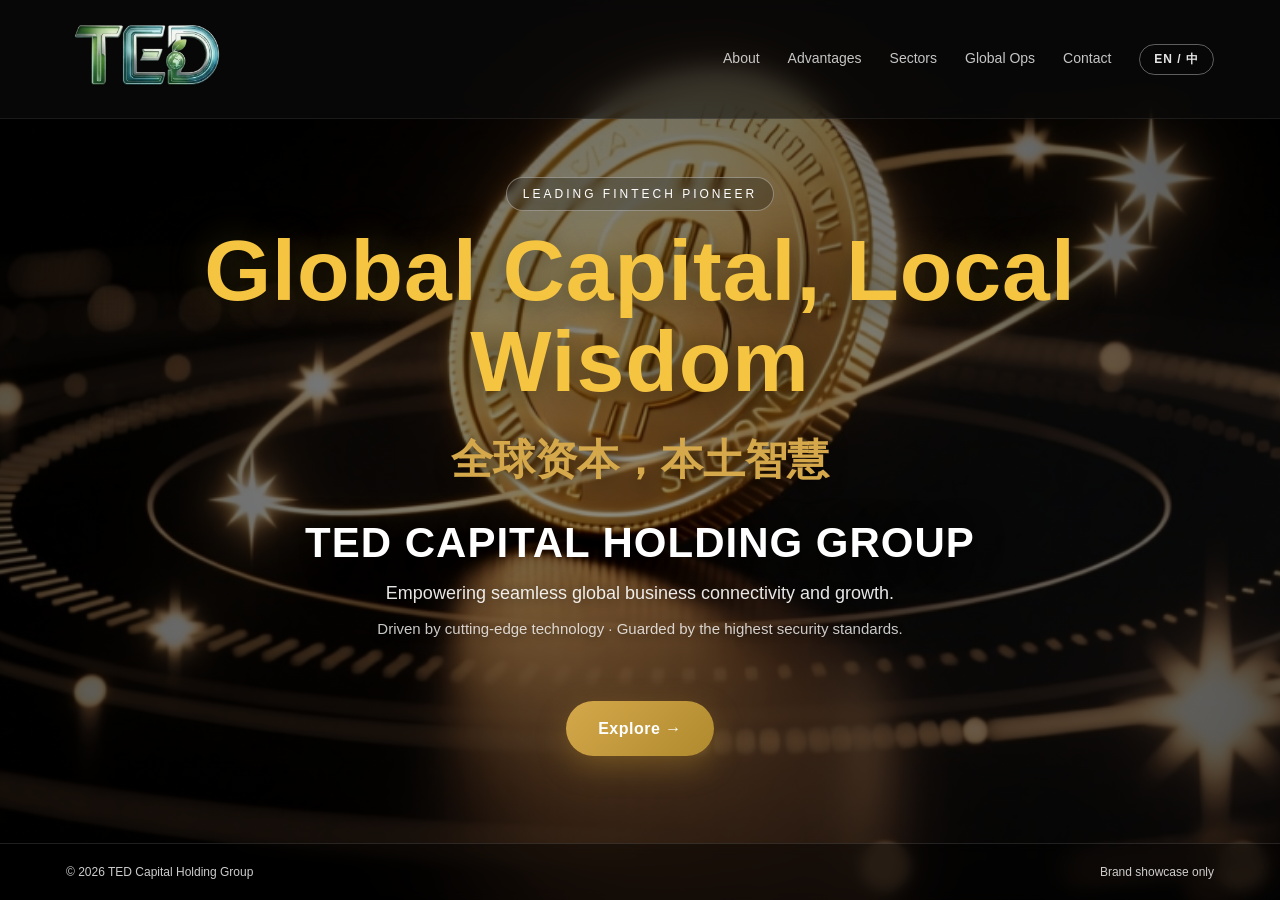
<file: index.html>
<!DOCTYPE html>
<html lang="en">
<head>
<meta charset="UTF-8" />
<meta name="viewport" content="width=device-width, initial-scale=1.0" />
<title>TED Capital Holding Group</title>
<meta name="description" content="TED Capital Holding Group — a cross-border fintech-driven holding group empowering seamless global business connectivity and growth." />
<link rel="stylesheet" href="ted-capital/style.css" />
</head>
<body class="page-home lang-en">

<nav>
  <div class="nav-in">
    <a href="index.html" class="brand">
      <img src="ted-capital/logo.png" alt="TED CAPITAL HOLDING GROUP" />
    </a>
    <div class="nav-links">
      <a href="ted-capital/about.html"><span data-lang="en">About</span><span data-lang="zh">公司概况</span></a>
      <a href="ted-capital/advantages.html"><span data-lang="en">Advantages</span><span data-lang="zh">核心优势</span></a>
      <a href="ted-capital/sectors.html"><span data-lang="en">Sectors</span><span data-lang="zh">投资板块</span></a>
      <a href="ted-capital/operations.html"><span data-lang="en">Global Ops</span><span data-lang="zh">全球业务</span></a>
      <a href="ted-capital/contact.html"><span data-lang="en">Contact</span><span data-lang="zh">联系我们</span></a>
      <button class="lang-btn" id="langBtn" aria-label="Toggle language">EN / 中</button>
    </div>
    <button class="mobile-menu" id="menuBtn">☰</button>
  </div>
</nav>

<header class="hero">
  <div class="hero-overlay"></div>
  <div class="hero-content wrap">
    <div class="hero-kicker" data-lang="en">Leading Fintech Pioneer</div>
    <div class="hero-kicker" data-lang="zh">领先的金融科技先锋</div>
    <div class="hero-title">
      <div class="ht-en">Global Capital, Local Wisdom</div>
      <div class="ht-zh">全球资本，本土智慧</div>
    </div>
    <h1 class="hero-brand">
      <span data-lang="en">TED CAPITAL HOLDING GROUP</span>
      <span data-lang="zh">泰德资本控股集团</span>
    </h1>
    <p class="hero-slogan" data-lang="en">Empowering seamless global business connectivity and growth.</p>
    <p class="hero-slogan" data-lang="zh">赋能全球商业无缝连接与增长。</p>
    <p class="hero-sub" data-lang="en">Driven by cutting-edge technology · Guarded by the highest security standards.</p>
    <p class="hero-sub" data-lang="zh">以前沿科技驱动 · 以最高安全标准护航。</p>
    <a href="ted-capital/about.html" class="btn btn-primary hero-cta">
      <span data-lang="en">Explore →</span>
      <span data-lang="zh">了解更多 →</span>
    </a>
  </div>
  <div class="hero-foot">
    <div class="wrap">
      <span data-lang="en">© 2026 TED Capital Holding Group</span>
      <span data-lang="zh">© 2026 泰德资本控股集团</span>
      <span data-lang="en">Brand showcase only</span>
      <span data-lang="zh">品牌展示用途</span>
    </div>
  </div>
</header>

<script>
  const btn=document.getElementById('langBtn');
  const body=document.body;
  function toggle(){body.classList.toggle('lang-en');body.classList.toggle('lang-zh');localStorage.setItem('ted-lang',body.classList.contains('lang-en')?'en':'zh');}
  btn.addEventListener('click',toggle);
  const menuBtn=document.getElementById('menuBtn');
  const navLinks=document.querySelector('.nav-links');
  menuBtn.addEventListener('click',function(){navLinks.classList.toggle('open');});
  const saved=localStorage.getItem('ted-lang');
  if(saved==='zh'){body.classList.remove('lang-en');body.classList.add('lang-zh');}
</script>
</body>
</html>
</file>
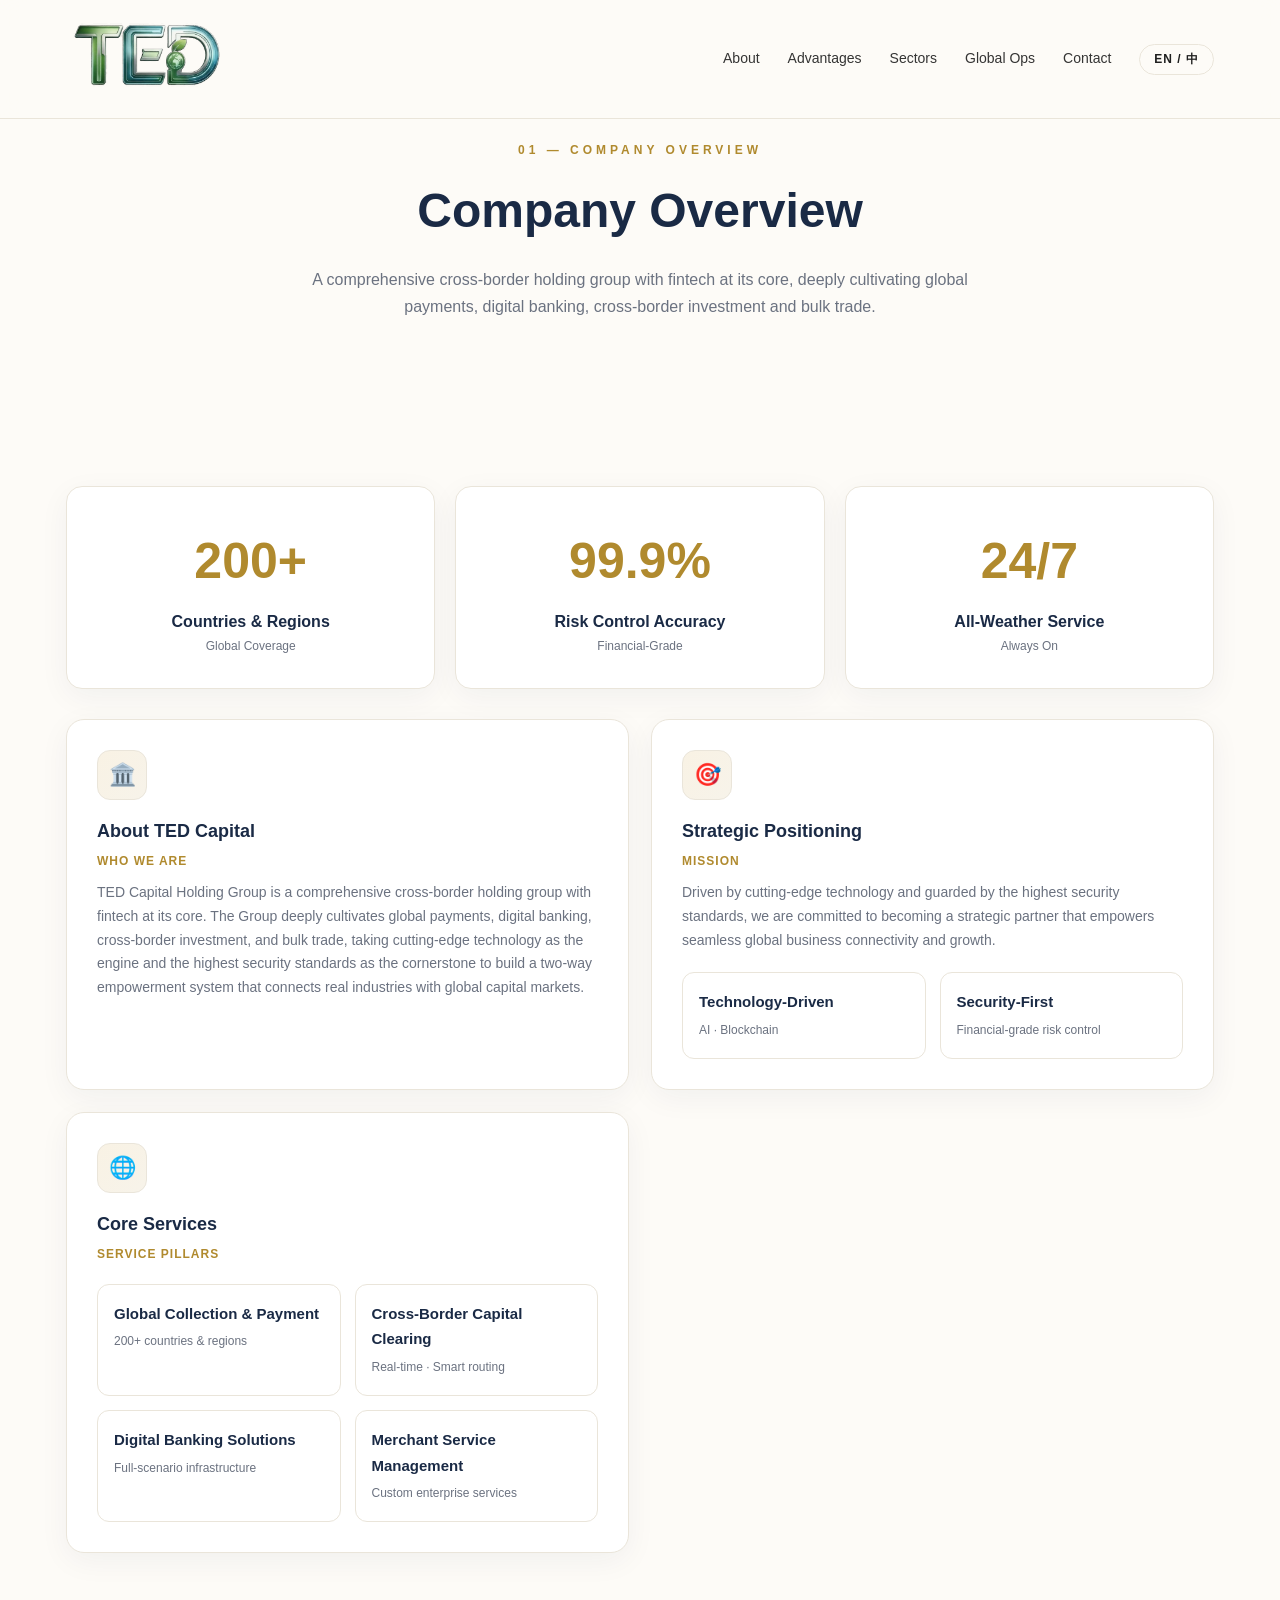
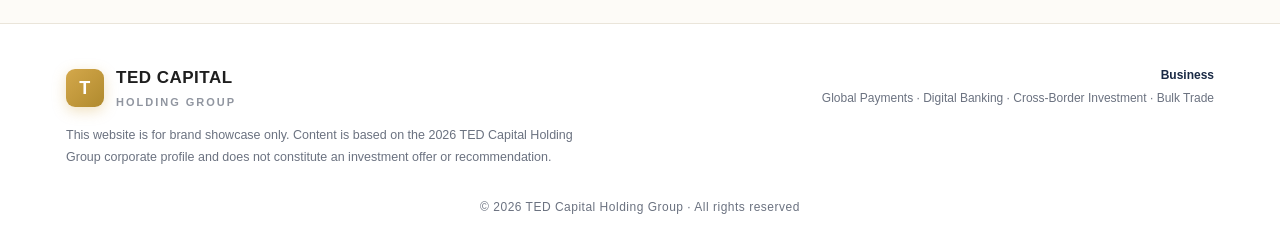
<file: ted-capital/about.html>
<!DOCTYPE html>
<html lang="en">
<head>
<meta charset="UTF-8" />
<meta name="viewport" content="width=device-width, initial-scale=1.0" />
<title>About — TED Capital Holding Group</title>
<meta name="description" content="About TED Capital Holding Group: a fintech-driven cross-border holding group." />
<link rel="stylesheet" href="style.css" />
</head>
<body class="page-light lang-en">

<nav>
  <div class="nav-in">
    <a href="../index.html" class="brand">
      <img src="logo.png" alt="TED CAPITAL HOLDING GROUP" />
    </a>
    <div class="nav-links">
      <a href="about.html"><span data-lang="en">About</span><span data-lang="zh">公司概况</span></a>
      <a href="advantages.html"><span data-lang="en">Advantages</span><span data-lang="zh">核心优势</span></a>
      <a href="sectors.html"><span data-lang="en">Sectors</span><span data-lang="zh">投资板块</span></a>
      <a href="operations.html"><span data-lang="en">Global Ops</span><span data-lang="zh">全球业务</span></a>
      <a href="contact.html"><span data-lang="en">Contact</span><span data-lang="zh">联系我们</span></a>
      <button class="lang-btn" id="langBtn" aria-label="Toggle language">EN / 中</button>
    </div>
    <button class="mobile-menu" id="menuBtn">☰</button>
  </div>
</nav>

<header class="page-header">
  <div class="wrap">
    <div class="eyebrow">01 — COMPANY OVERVIEW</div>
    <h1><span data-lang="en">Company Overview</span><span data-lang="zh">公司概况</span></h1>
    <p data-lang="en">A comprehensive cross-border holding group with fintech at its core, deeply cultivating global payments, digital banking, cross-border investment and bulk trade.</p>
    <p data-lang="zh">以金融科技为核心的综合性跨国控股集团，深耕全球支付、数字银行、跨境投资与大宗贸易领域。</p>
  </div>
</header>

<section>
  <div class="wrap">
    <div class="stats">
      <div class="stat">
        <div class="num">200+</div>
        <div class="lbl"><span data-lang="en">Countries &amp; Regions</span><span data-lang="zh">覆盖国家与地区</span></div>
        <div class="en">Global Coverage</div>
      </div>
      <div class="stat">
        <div class="num">99.9%</div>
        <div class="lbl"><span data-lang="en">Risk Control Accuracy</span><span data-lang="zh">风控准确率</span></div>
        <div class="en">Financial-Grade</div>
      </div>
      <div class="stat">
        <div class="num">24/7</div>
        <div class="lbl"><span data-lang="en">All-Weather Service</span><span data-lang="zh">全天候服务</span></div>
        <div class="en">Always On</div>
      </div>
    </div>

    <div class="grid grid-2" style="margin-top:30px">
      <div class="card">
        <div class="ic">🏛️</div>
        <h3><span data-lang="en">About TED Capital</span><span data-lang="zh">关于泰德资本</span></h3>
        <div class="en">WHO WE ARE</div>
        <p data-lang="en">TED Capital Holding Group is a comprehensive cross-border holding group with fintech at its core. The Group deeply cultivates global payments, digital banking, cross-border investment, and bulk trade, taking cutting-edge technology as the engine and the highest security standards as the cornerstone to build a two-way empowerment system that connects real industries with global capital markets.</p>
        <p data-lang="zh">泰德资本控股集团是一家以金融科技为核心的综合性跨国控股集团。集团深耕全球支付、数字银行、跨境投资与大宗贸易领域，以前沿科技为引擎、最高安全标准为基石，构建贯通实体产业与全球资本市场的双向赋能体系。</p>
      </div>
      <div class="card">
        <div class="ic">🎯</div>
        <h3><span data-lang="en">Strategic Positioning</span><span data-lang="zh">战略定位</span></h3>
        <div class="en">MISSION</div>
        <p data-lang="en">Driven by cutting-edge technology and guarded by the highest security standards, we are committed to becoming a strategic partner that empowers seamless global business connectivity and growth.</p>
        <p data-lang="zh">以前沿科技驱动、以最高安全标准护航，矢志成为赋能全球商业无缝连接与增长的战略合作伙伴。</p>
        <div class="pillars">
          <div class="pillar"><b data-lang="en">Technology-Driven</b><b data-lang="zh">科技驱动</b><span data-lang="en">AI · Blockchain</span><span data-lang="zh">AI · 区块链</span></div>
          <div class="pillar"><b data-lang="en">Security-First</b><b data-lang="zh">安全护航</b><span data-lang="en">Financial-grade risk control</span><span data-lang="zh">金融级风控</span></div>
        </div>
      </div>
    </div>

    <div class="grid grid-2" style="margin-top:22px">
      <div class="card">
        <div class="ic">🌐</div>
        <h3><span data-lang="en">Core Services</span><span data-lang="zh">核心服务</span></h3>
        <div class="en">SERVICE PILLARS</div>
        <div class="pillars">
          <div class="pillar"><b data-lang="en">Global Collection &amp; Payment</b><b data-lang="zh">全球收付款</b><span data-lang="en">200+ countries &amp; regions</span><span data-lang="zh">覆盖 200+ 国家与地区</span></div>
          <div class="pillar"><b data-lang="en">Cross-Border Capital Clearing</b><b data-lang="zh">跨境资金清算</b><span data-lang="en">Real-time · Smart routing</span><span data-lang="zh">实时到账 · 智能路由</span></div>
          <div class="pillar"><b data-lang="en">Digital Banking Solutions</b><b data-lang="zh">数字银行方案</b><span data-lang="en">Full-scenario infrastructure</span><span data-lang="zh">全场景金融基础设施</span></div>
          <div class="pillar"><b data-lang="en">Merchant Service Management</b><b data-lang="zh">商户服务</b><span data-lang="en">Custom enterprise services</span><span data-lang="zh">定制化企业级服务</span></div>
        </div>
      </div>
    </div>
  </div>
</section>

<footer>
  <div class="wrap">
    <div class="foot-in">
      <div>
        <div class="brand" style="margin-bottom:12px">
          <div class="logo">T</div>
          <div><b>TED CAPITAL</b><span data-lang="en">HOLDING GROUP</span><span data-lang="zh">控股集团</span></div>
        </div>
        <p class="foot-note" data-lang="en">This website is for brand showcase only. Content is based on the 2026 TED Capital Holding Group corporate profile and does not constitute an investment offer or recommendation.</p>
        <p class="foot-note" data-lang="zh">本网站为泰德资本控股集团品牌展示官网，内容基于集团 2026 版企业介绍资料整理，仅供展示之用，不构成任何投资要约或建议。</p>
      </div>
      <div class="foot-meta">
        <div><b data-lang="en">Business</b><b data-lang="zh">业务领域</b><br><span data-lang="en">Global Payments · Digital Banking · Cross-Border Investment · Bulk Trade</span><span data-lang="zh">全球支付 · 数字银行 · 跨境投资 · 大宗贸易</span></div>
      </div>
    </div>
    <div class="copyright">© 2026 TED Capital Holding Group · <span data-lang="en">All rights reserved</span><span data-lang="zh">保留所有权利</span></div>
  </div>
</footer>

<script>
  const btn=document.getElementById('langBtn');
  const body=document.body;
  function toggle(){body.classList.toggle('lang-en');body.classList.toggle('lang-zh');localStorage.setItem('ted-lang',body.classList.contains('lang-en')?'en':'zh');}
  btn.addEventListener('click',toggle);
  const menuBtn=document.getElementById('menuBtn');
  const navLinks=document.querySelector('.nav-links');
  menuBtn.addEventListener('click',function(){navLinks.classList.toggle('open');});
  const saved=localStorage.getItem('ted-lang');
  if(saved==='zh'){body.classList.remove('lang-en');body.classList.add('lang-zh');}
</script>
</body>
</html>
</file>
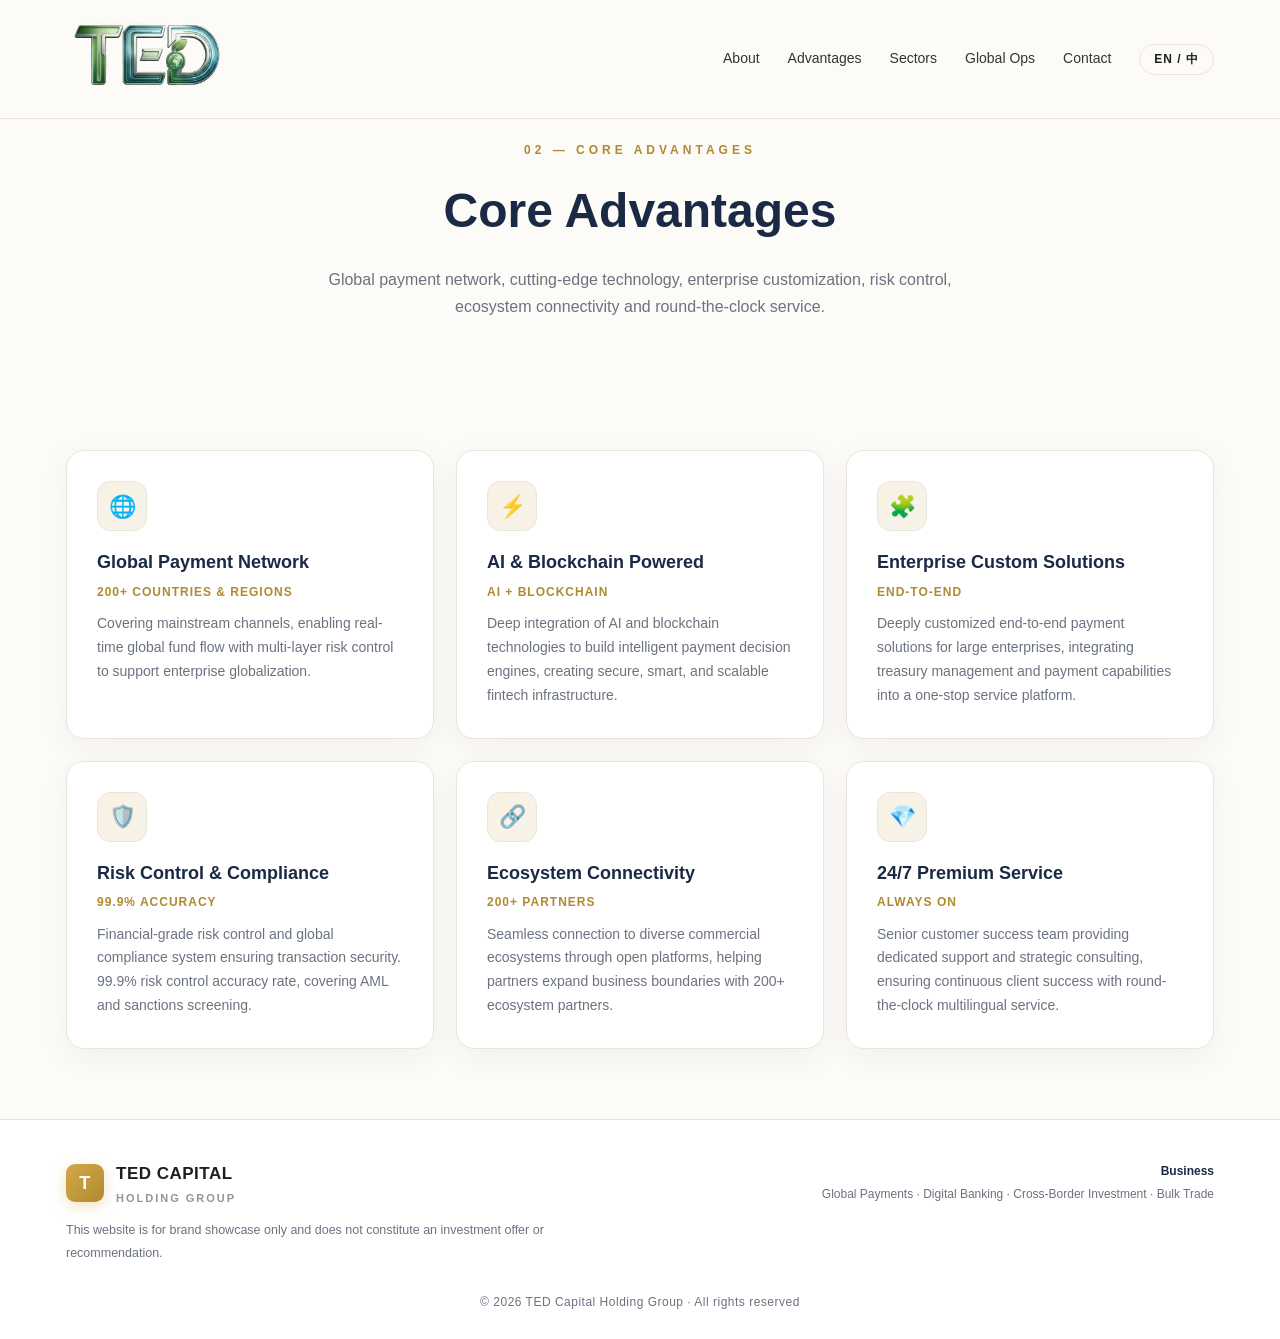
<file: ted-capital/advantages.html>
<!DOCTYPE html>
<html lang="en">
<head>
<meta charset="UTF-8" />
<meta name="viewport" content="width=device-width, initial-scale=1.0" />
<title>Core Advantages — TED Capital Holding Group</title>
<meta name="description" content="Core advantages of TED Capital Holding Group: global payment network, AI + blockchain, enterprise solutions, compliance, ecosystem and 24/7 service." />
<link rel="stylesheet" href="style.css" />
</head>
<body class="page-light lang-en">

<nav>
  <div class="nav-in">
    <a href="../index.html" class="brand">
      <img src="logo.png" alt="TED CAPITAL HOLDING GROUP" />
    </a>
    <div class="nav-links">
      <a href="about.html"><span data-lang="en">About</span><span data-lang="zh">公司概况</span></a>
      <a href="advantages.html"><span data-lang="en">Advantages</span><span data-lang="zh">核心优势</span></a>
      <a href="sectors.html"><span data-lang="en">Sectors</span><span data-lang="zh">投资板块</span></a>
      <a href="operations.html"><span data-lang="en">Global Ops</span><span data-lang="zh">全球业务</span></a>
      <a href="contact.html"><span data-lang="en">Contact</span><span data-lang="zh">联系我们</span></a>
      <button class="lang-btn" id="langBtn" aria-label="Toggle language">EN / 中</button>
    </div>
    <button class="mobile-menu" id="menuBtn">☰</button>
  </div>
</nav>

<header class="page-header">
  <div class="wrap">
    <div class="eyebrow">02 — CORE ADVANTAGES</div>
    <h1><span data-lang="en">Core Advantages</span><span data-lang="zh">核心优势</span></h1>
    <p data-lang="en">Global payment network, cutting-edge technology, enterprise customization, risk control, ecosystem connectivity and round-the-clock service.</p>
    <p data-lang="zh">全球支付网络、尖端科技驱动、企业级定制、严格风控合规、多元生态链接与全天候服务。</p>
  </div>
</header>

<section>
  <div class="wrap">
    <div class="grid grid-3">
      <div class="card">
        <div class="ic">🌐</div>
        <h3 data-lang="en">Global Payment Network</h3>
        <h3 data-lang="zh">全球支付网络</h3>
        <div class="en">200+ COUNTRIES &amp; REGIONS</div>
        <p data-lang="en">Covering mainstream channels, enabling real-time global fund flow with multi-layer risk control to support enterprise globalization.</p>
        <p data-lang="zh">覆盖主流渠道的高效跨境支付与清算网络，实现全球资金实时流转，多层风控体系支撑企业全球化布局。</p>
      </div>
      <div class="card">
        <div class="ic">⚡</div>
        <h3 data-lang="en">AI &amp; Blockchain Powered</h3>
        <h3 data-lang="zh">尖端科技驱动</h3>
        <div class="en">AI + BLOCKCHAIN</div>
        <p data-lang="en">Deep integration of AI and blockchain technologies to build intelligent payment decision engines, creating secure, smart, and scalable fintech infrastructure.</p>
        <p data-lang="zh">深度融合人工智能与区块链技术，构建智能化支付决策引擎，构筑安全、智能、可扩展的金融科技基础设施。</p>
      </div>
      <div class="card">
        <div class="ic">🧩</div>
        <h3 data-lang="en">Enterprise Custom Solutions</h3>
        <h3 data-lang="zh">企业级定制方案</h3>
        <div class="en">END-TO-END</div>
        <p data-lang="en">Deeply customized end-to-end payment solutions for large enterprises, integrating treasury management and payment capabilities into a one-stop service platform.</p>
        <p data-lang="zh">为大型企业提供深度定制的全链路支付解决方案，整合财资管理与支付能力，打造一站式企业金融服务平台。</p>
      </div>
      <div class="card">
        <div class="ic">🛡️</div>
        <h3 data-lang="en">Risk Control &amp; Compliance</h3>
        <h3 data-lang="zh">严格风控与合规</h3>
        <div class="en">99.9% ACCURACY</div>
        <p data-lang="en">Financial-grade risk control and global compliance system ensuring transaction security. 99.9% risk control accuracy rate, covering AML and sanctions screening.</p>
        <p data-lang="zh">金融级风控与全球合规体系确保交易安全。风控准确率达 99.9%，覆盖反洗钱、制裁筛查与异常交易监测。</p>
      </div>
      <div class="card">
        <div class="ic">🔗</div>
        <h3 data-lang="en">Ecosystem Connectivity</h3>
        <h3 data-lang="zh">多元生态链接</h3>
        <div class="en">200+ PARTNERS</div>
        <p data-lang="en">Seamless connection to diverse commercial ecosystems through open platforms, helping partners expand business boundaries with 200+ ecosystem partners.</p>
        <p data-lang="zh">通过开放平台无缝连接多元商业生态，助力合作伙伴拓展业务边界。已建立 200+ 生态合作伙伴网络。</p>
      </div>
      <div class="card">
        <div class="ic">💎</div>
        <h3 data-lang="en">24/7 Premium Service</h3>
        <h3 data-lang="zh">卓越客户服务</h3>
        <div class="en">ALWAYS ON</div>
        <p data-lang="en">Senior customer success team providing dedicated support and strategic consulting, ensuring continuous client success with round-the-clock multilingual service.</p>
        <p data-lang="zh">资深客户成功团队提供专属支持与战略咨询，保障客户持续成功。7×24 小时全天候多语言服务能力。</p>
      </div>
    </div>
  </div>
</section>

<footer>
  <div class="wrap">
    <div class="foot-in">
      <div>
        <div class="brand" style="margin-bottom:12px">
          <div class="logo">T</div>
          <div><b>TED CAPITAL</b><span data-lang="en">HOLDING GROUP</span><span data-lang="zh">控股集团</span></div>
        </div>
        <p class="foot-note" data-lang="en">This website is for brand showcase only and does not constitute an investment offer or recommendation.</p>
        <p class="foot-note" data-lang="zh">本网站为品牌展示用途，不构成任何投资要约或建议。</p>
      </div>
      <div class="foot-meta">
        <div><b data-lang="en">Business</b><b data-lang="zh">业务领域</b><br><span data-lang="en">Global Payments · Digital Banking · Cross-Border Investment · Bulk Trade</span><span data-lang="zh">全球支付 · 数字银行 · 跨境投资 · 大宗贸易</span></div>
      </div>
    </div>
    <div class="copyright">© 2026 TED Capital Holding Group · <span data-lang="en">All rights reserved</span><span data-lang="zh">保留所有权利</span></div>
  </div>
</footer>

<script>
  const btn=document.getElementById('langBtn');
  const body=document.body;
  function toggle(){body.classList.toggle('lang-en');body.classList.toggle('lang-zh');localStorage.setItem('ted-lang',body.classList.contains('lang-en')?'en':'zh');}
  btn.addEventListener('click',toggle);
  const menuBtn=document.getElementById('menuBtn');
  const navLinks=document.querySelector('.nav-links');
  menuBtn.addEventListener('click',function(){navLinks.classList.toggle('open');});
  const saved=localStorage.getItem('ted-lang');
  if(saved==='zh'){body.classList.remove('lang-en');body.classList.add('lang-zh');}
</script>
</body>
</html>
</file>
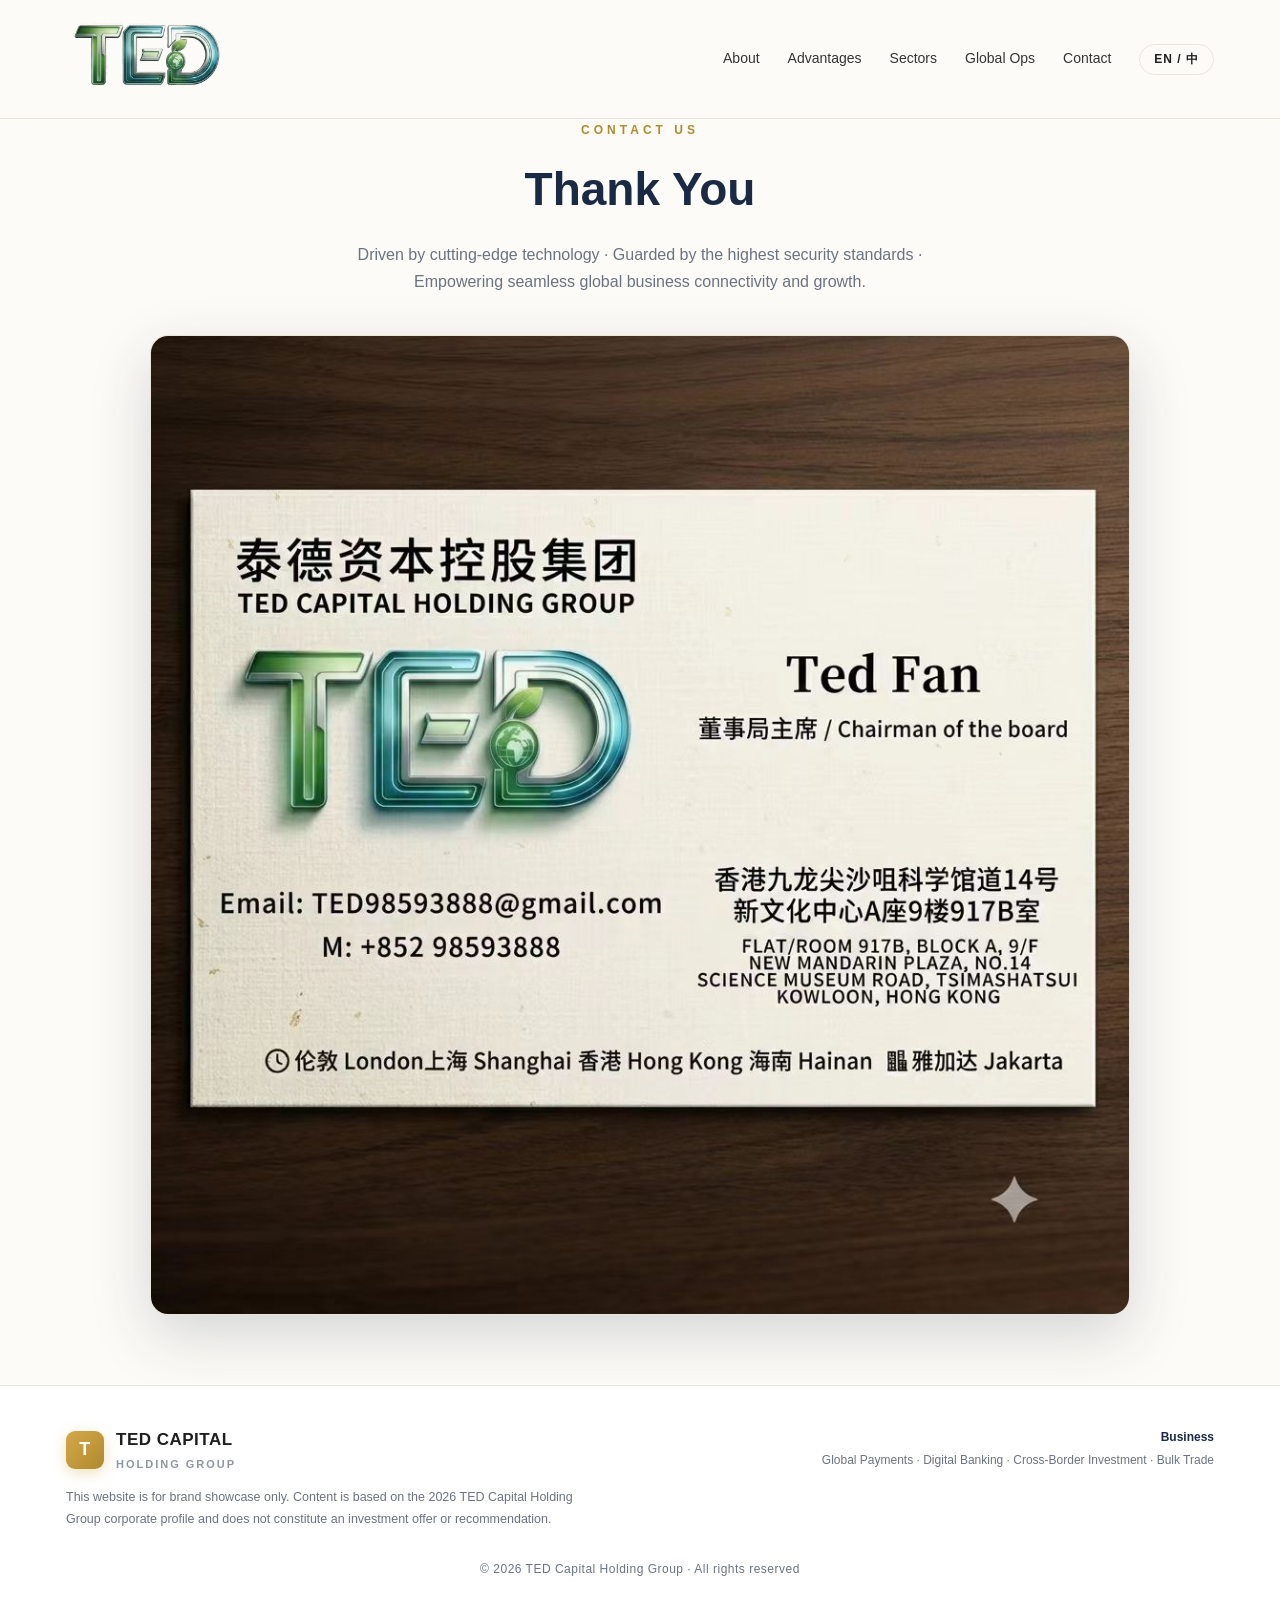
<file: ted-capital/contact.html>
<!DOCTYPE html>
<html lang="en">
<head>
<meta charset="UTF-8" />
<meta name="viewport" content="width=device-width, initial-scale=1.0" />
<title>Contact — TED Capital Holding Group</title>
<meta name="description" content="Contact TED Capital Holding Group." />
<link rel="stylesheet" href="style.css" />
<style>
  .contact-hero{padding:120px 0 70px;text-align:center}
  .contact-hero .eyebrow{font-size:12px;letter-spacing:4px;color:var(--gold-deep);font-weight:700;text-transform:uppercase}
  .contact-hero h1{font-size:clamp(30px,4vw,46px);font-weight:900;color:var(--navy);margin:10px 0 12px}
  .contact-hero p{max-width:620px;margin:0 auto;color:var(--muted);font-size:16px}
  .contact-img{max-width:980px;margin:40px auto 0;border-radius:18px;overflow:hidden;
    box-shadow:0 20px 60px rgba(26,42,69,.18);border:1px solid var(--line);background:#fff}
  .contact-img img{width:100%;height:auto;display:block}
</style>
</head>
<body class="page-light lang-en">

<nav>
  <div class="nav-in">
    <a href="../index.html" class="brand">
      <img src="logo.png" alt="TED CAPITAL HOLDING GROUP" />
    </a>
    <div class="nav-links">
      <a href="about.html"><span data-lang="en">About</span><span data-lang="zh">公司概况</span></a>
      <a href="advantages.html"><span data-lang="en">Advantages</span><span data-lang="zh">核心优势</span></a>
      <a href="sectors.html"><span data-lang="en">Sectors</span><span data-lang="zh">投资板块</span></a>
      <a href="operations.html"><span data-lang="en">Global Ops</span><span data-lang="zh">全球业务</span></a>
      <a href="contact.html"><span data-lang="en">Contact</span><span data-lang="zh">联系我们</span></a>
      <button class="lang-btn" id="langBtn" aria-label="Toggle language">EN / 中</button>
    </div>
    <button class="mobile-menu" id="menuBtn">☰</button>
  </div>
</nav>

<section class="contact-hero">
  <div class="wrap">
    <div class="eyebrow" data-lang="en">CONTACT US</div>
    <div class="eyebrow" data-lang="zh">联系我们</div>
    <h1 data-lang="en">Thank You</h1>
    <h1 data-lang="zh">感谢聆听</h1>
    <p data-lang="en">Driven by cutting-edge technology · Guarded by the highest security standards · Empowering seamless global business connectivity and growth.</p>
    <p data-lang="zh">以前沿科技驱动 · 以最高安全标准护航 · 赋能全球商业无缝连接与增长。</p>

    <div class="contact-img">
      <img src="contact.jpg" alt="TED Capital Holding Group — Contact" />
    </div>
  </div>
</section>

<footer>
  <div class="wrap">
    <div class="foot-in">
      <div>
        <div class="brand" style="margin-bottom:12px">
          <div class="logo">T</div>
          <div><b>TED CAPITAL</b><span data-lang="en">HOLDING GROUP</span><span data-lang="zh">控股集团</span></div>
        </div>
        <p class="foot-note" data-lang="en">This website is for brand showcase only. Content is based on the 2026 TED Capital Holding Group corporate profile and does not constitute an investment offer or recommendation.</p>
        <p class="foot-note" data-lang="zh">本网站为泰德资本控股集团品牌展示官网，内容基于集团 2026 版企业介绍资料整理，仅供展示之用，不构成任何投资要约或建议。</p>
      </div>
      <div class="foot-meta">
        <div><b data-lang="en">Business</b><b data-lang="zh">业务领域</b><br><span data-lang="en">Global Payments · Digital Banking · Cross-Border Investment · Bulk Trade</span><span data-lang="zh">全球支付 · 数字银行 · 跨境投资 · 大宗贸易</span></div>
      </div>
    </div>
    <div class="copyright">© 2026 TED Capital Holding Group · <span data-lang="en">All rights reserved</span><span data-lang="zh">保留所有权利</span></div>
  </div>
</footer>

<script>
  const btn=document.getElementById('langBtn');
  const body=document.body;
  function toggle(){body.classList.toggle('lang-en');body.classList.toggle('lang-zh');localStorage.setItem('ted-lang',body.classList.contains('lang-en')?'en':'zh');}
  btn.addEventListener('click',toggle);
  const menuBtn=document.getElementById('menuBtn');
  const navLinks=document.querySelector('.nav-links');
  menuBtn.addEventListener('click',function(){navLinks.classList.toggle('open');});
  const saved=localStorage.getItem('ted-lang');
  if(saved==='zh'){body.classList.remove('lang-en');body.classList.add('lang-zh');}
</script>
</body>
</html>
</file>
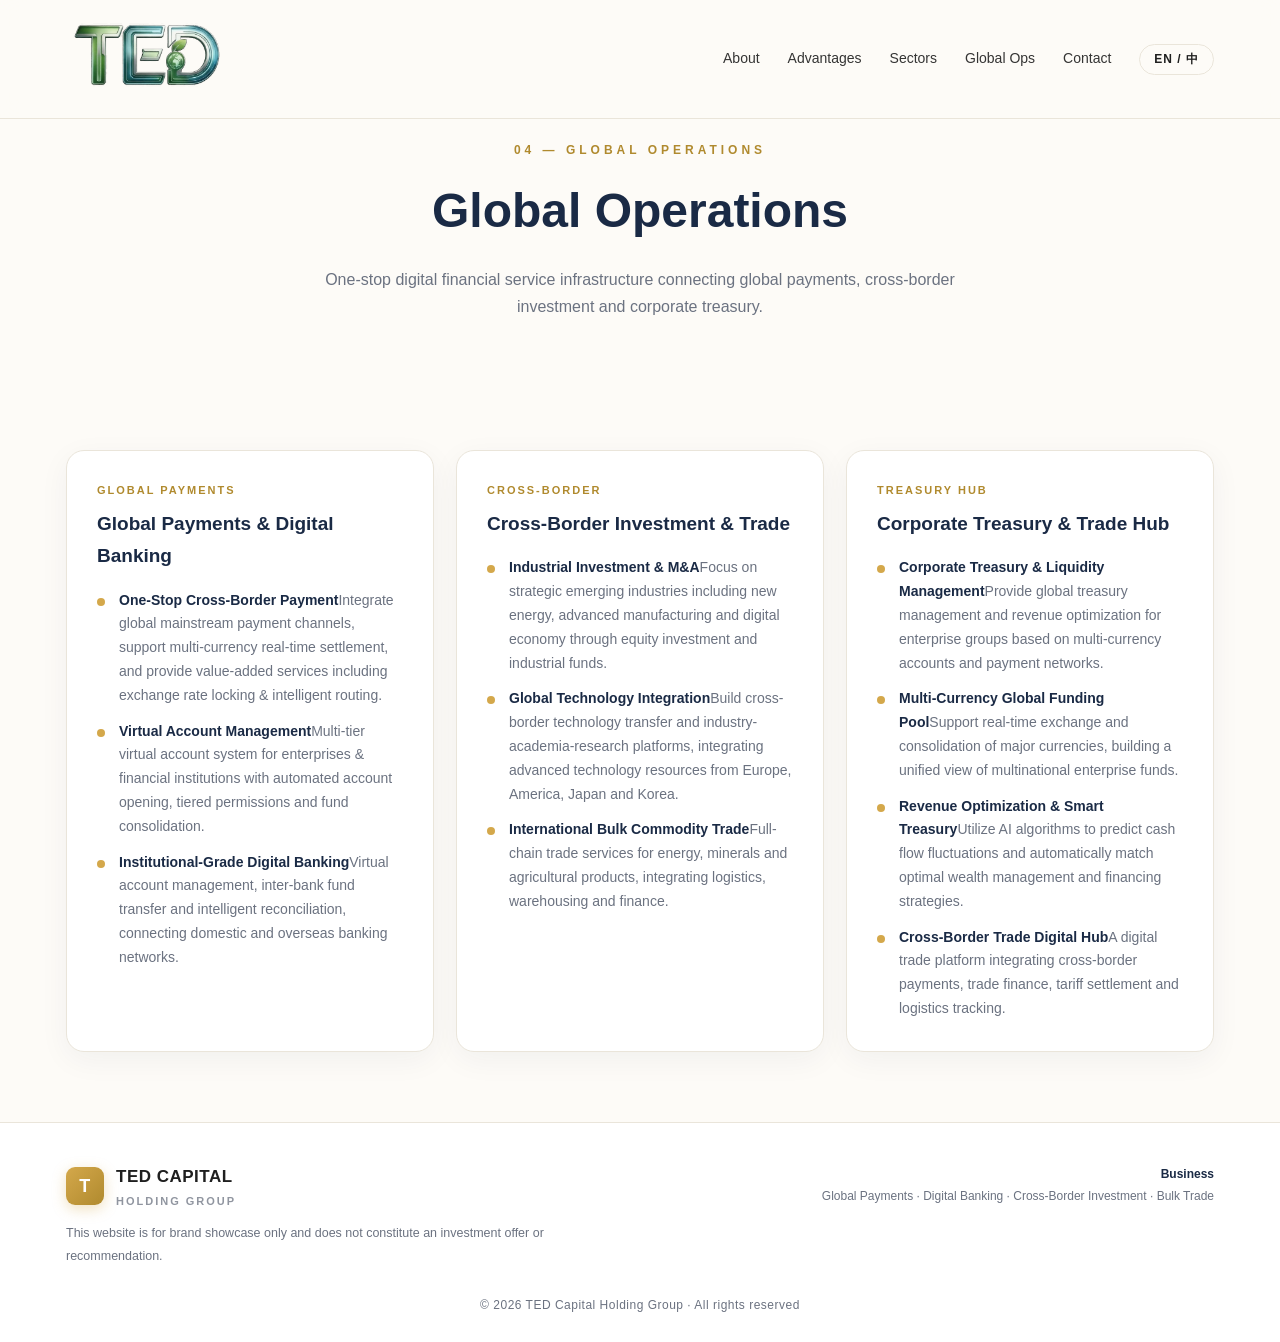
<file: ted-capital/operations.html>
<!DOCTYPE html>
<html lang="en">
<head>
<meta charset="UTF-8" />
<meta name="viewport" content="width=device-width, initial-scale=1.0" />
<title>Global Operations — TED Capital Holding Group</title>
<meta name="description" content="TED Capital global operations: global payments &amp; digital banking, cross-border investment &amp; trade, corporate treasury &amp; trade hub." />
<link rel="stylesheet" href="style.css" />
</head>
<body class="page-light lang-en">

<nav>
  <div class="nav-in">
    <a href="../index.html" class="brand">
      <img src="logo.png" alt="TED CAPITAL HOLDING GROUP" />
    </a>
    <div class="nav-links">
      <a href="about.html"><span data-lang="en">About</span><span data-lang="zh">公司概况</span></a>
      <a href="advantages.html"><span data-lang="en">Advantages</span><span data-lang="zh">核心优势</span></a>
      <a href="sectors.html"><span data-lang="en">Sectors</span><span data-lang="zh">投资板块</span></a>
      <a href="operations.html"><span data-lang="en">Global Ops</span><span data-lang="zh">全球业务</span></a>
      <a href="contact.html"><span data-lang="en">Contact</span><span data-lang="zh">联系我们</span></a>
      <button class="lang-btn" id="langBtn" aria-label="Toggle language">EN / 中</button>
    </div>
    <button class="mobile-menu" id="menuBtn">☰</button>
  </div>
</nav>

<header class="page-header">
  <div class="wrap">
    <div class="eyebrow">04 — GLOBAL OPERATIONS</div>
    <h1><span data-lang="en">Global Operations</span><span data-lang="zh">全球业务</span></h1>
    <p data-lang="en">One-stop digital financial service infrastructure connecting global payments, cross-border investment and corporate treasury.</p>
    <p data-lang="zh">以全球支付与数字银行为底座，延伸至跨境投资与贸易、企业财资与贸易枢纽，打造一站式数字化金融服务基础设施。</p>
  </div>
</header>

<section>
  <div class="wrap">
    <div class="op">
      <div class="op-card">
        <div class="n">Global Payments</div>
        <h3 data-lang="en">Global Payments &amp; Digital Banking</h3>
        <h3 data-lang="zh">全球支付与数字银行</h3>
        <ul>
          <li><b style="color:var(--navy)" data-lang="en">One-Stop Cross-Border Payment</b><b style="color:var(--navy)" data-lang="zh">一站式跨境支付</b><span data-lang="en">Integrate global mainstream payment channels, support multi-currency real-time settlement, and provide value-added services including exchange rate locking &amp; intelligent routing.</span><span data-lang="zh">整合全球主流支付通道，支持多币种实时结算，提供汇率锁定、智能路由等增值服务。</span></li>
          <li><b style="color:var(--navy)" data-lang="en">Virtual Account Management</b><b style="color:var(--navy)" data-lang="zh">虚拟账户管理</b><span data-lang="en">Multi-tier virtual account system for enterprises &amp; financial institutions with automated account opening, tiered permissions and fund consolidation.</span><span data-lang="zh">为企业和金融机构提供多层级虚拟账户体系，支持自动化开户、权限分级、资金归集。</span></li>
          <li><b style="color:var(--navy)" data-lang="en">Institutional-Grade Digital Banking</b><b style="color:var(--navy)" data-lang="zh">机构级数字银行服务</b><span data-lang="en">Virtual account management, inter-bank fund transfer and intelligent reconciliation, connecting domestic and overseas banking networks.</span><span data-lang="zh">为金融机构和大型企业提供虚拟账户管理、跨行资金调拨和智能对账服务，打通境内外银行网络。</span></li>
        </ul>
      </div>

      <div class="op-card">
        <div class="n">Cross-Border</div>
        <h3 data-lang="en">Cross-Border Investment &amp; Trade</h3>
        <h3 data-lang="zh">跨境投资与贸易</h3>
        <ul>
          <li><b style="color:var(--navy)" data-lang="en">Industrial Investment &amp; M&amp;A</b><b style="color:var(--navy)" data-lang="zh">跨境产业投资与战略并购</b><span data-lang="en">Focus on strategic emerging industries including new energy, advanced manufacturing and digital economy through equity investment and industrial funds.</span><span data-lang="zh">专注新能源、高端制造、数字经济等战略性新兴产业，通过股权投资、产业基金等方式深度布局全球创新高地。</span></li>
          <li><b style="color:var(--navy)" data-lang="en">Global Technology Integration</b><b style="color:var(--navy)" data-lang="zh">全球技术资源整合</b><span data-lang="en">Build cross-border technology transfer and industry-academia-research platforms, integrating advanced technology resources from Europe, America, Japan and Korea.</span><span data-lang="zh">搭建跨国技术转移与产学研合作平台，整合欧美日韩等发达经济体的先进技术资源。</span></li>
          <li><b style="color:var(--navy)" data-lang="en">International Bulk Commodity Trade</b><b style="color:var(--navy)" data-lang="zh">国际大宗商品贸易</b><span data-lang="en">Full-chain trade services for energy, minerals and agricultural products, integrating logistics, warehousing and finance.</span><span data-lang="zh">提供能源、矿产、农产品等大宗商品的全链条贸易服务，整合物流、仓储、金融等配套资源。</span></li>
        </ul>
      </div>

      <div class="op-card">
        <div class="n">Treasury Hub</div>
        <h3 data-lang="en">Corporate Treasury &amp; Trade Hub</h3>
        <h3 data-lang="zh">企业财资与贸易枢纽</h3>
        <ul>
          <li><b style="color:var(--navy)" data-lang="en">Corporate Treasury &amp; Liquidity Management</b><b style="color:var(--navy)" data-lang="zh">企业财资与流动性管理</b><span data-lang="en">Provide global treasury management and revenue optimization for enterprise groups based on multi-currency accounts and payment networks.</span><span data-lang="zh">基于多币种账户与支付网络，为企业集团提供全球财资管理、收益优化等专业金融服务。</span></li>
          <li><b style="color:var(--navy)" data-lang="en">Multi-Currency Global Funding Pool</b><b style="color:var(--navy)" data-lang="zh">多币种账户与全球资金池</b><span data-lang="en">Support real-time exchange and consolidation of major currencies, building a unified view of multinational enterprise funds.</span><span data-lang="zh">支持主流货币实时兑换与归集，构建跨国企业资金统一视图，实现全球头寸集中管理。</span></li>
          <li><b style="color:var(--navy)" data-lang="en">Revenue Optimization &amp; Smart Treasury</b><b style="color:var(--navy)" data-lang="zh">收益优化与智能财资</b><span data-lang="en">Utilize AI algorithms to predict cash flow fluctuations and automatically match optimal wealth management and financing strategies.</span><span data-lang="zh">运用 AI 算法预测现金流波动，自动匹配最优理财方案与融资策略，最大化闲置资金收益。</span></li>
          <li><b style="color:var(--navy)" data-lang="en">Cross-Border Trade Digital Hub</b><b style="color:var(--navy)" data-lang="zh">跨境贸易数字枢纽</b><span data-lang="en">A digital trade platform integrating cross-border payments, trade finance, tariff settlement and logistics tracking.</span><span data-lang="zh">打造集跨境支付、贸易融资、关税结算和物流追踪于一体的数字化贸易服务平台。</span></li>
        </ul>
      </div>
    </div>
  </div>
</section>

<footer>
  <div class="wrap">
    <div class="foot-in">
      <div>
        <div class="brand" style="margin-bottom:12px">
          <div class="logo">T</div>
          <div><b>TED CAPITAL</b><span data-lang="en">HOLDING GROUP</span><span data-lang="zh">控股集团</span></div>
        </div>
        <p class="foot-note" data-lang="en">This website is for brand showcase only and does not constitute an investment offer or recommendation.</p>
        <p class="foot-note" data-lang="zh">本网站为品牌展示用途，不构成任何投资要约或建议。</p>
      </div>
      <div class="foot-meta">
        <div><b data-lang="en">Business</b><b data-lang="zh">业务领域</b><br><span data-lang="en">Global Payments · Digital Banking · Cross-Border Investment · Bulk Trade</span><span data-lang="zh">全球支付 · 数字银行 · 跨境投资 · 大宗贸易</span></div>
      </div>
    </div>
    <div class="copyright">© 2026 TED Capital Holding Group · <span data-lang="en">All rights reserved</span><span data-lang="zh">保留所有权利</span></div>
  </div>
</footer>

<script>
  const btn=document.getElementById('langBtn');
  const body=document.body;
  function toggle(){body.classList.toggle('lang-en');body.classList.toggle('lang-zh');localStorage.setItem('ted-lang',body.classList.contains('lang-en')?'en':'zh');}
  btn.addEventListener('click',toggle);
  const menuBtn=document.getElementById('menuBtn');
  const navLinks=document.querySelector('.nav-links');
  menuBtn.addEventListener('click',function(){navLinks.classList.toggle('open');});
  const saved=localStorage.getItem('ted-lang');
  if(saved==='zh'){body.classList.remove('lang-en');body.classList.add('lang-zh');}
</script>
</body>
</html>
</file>
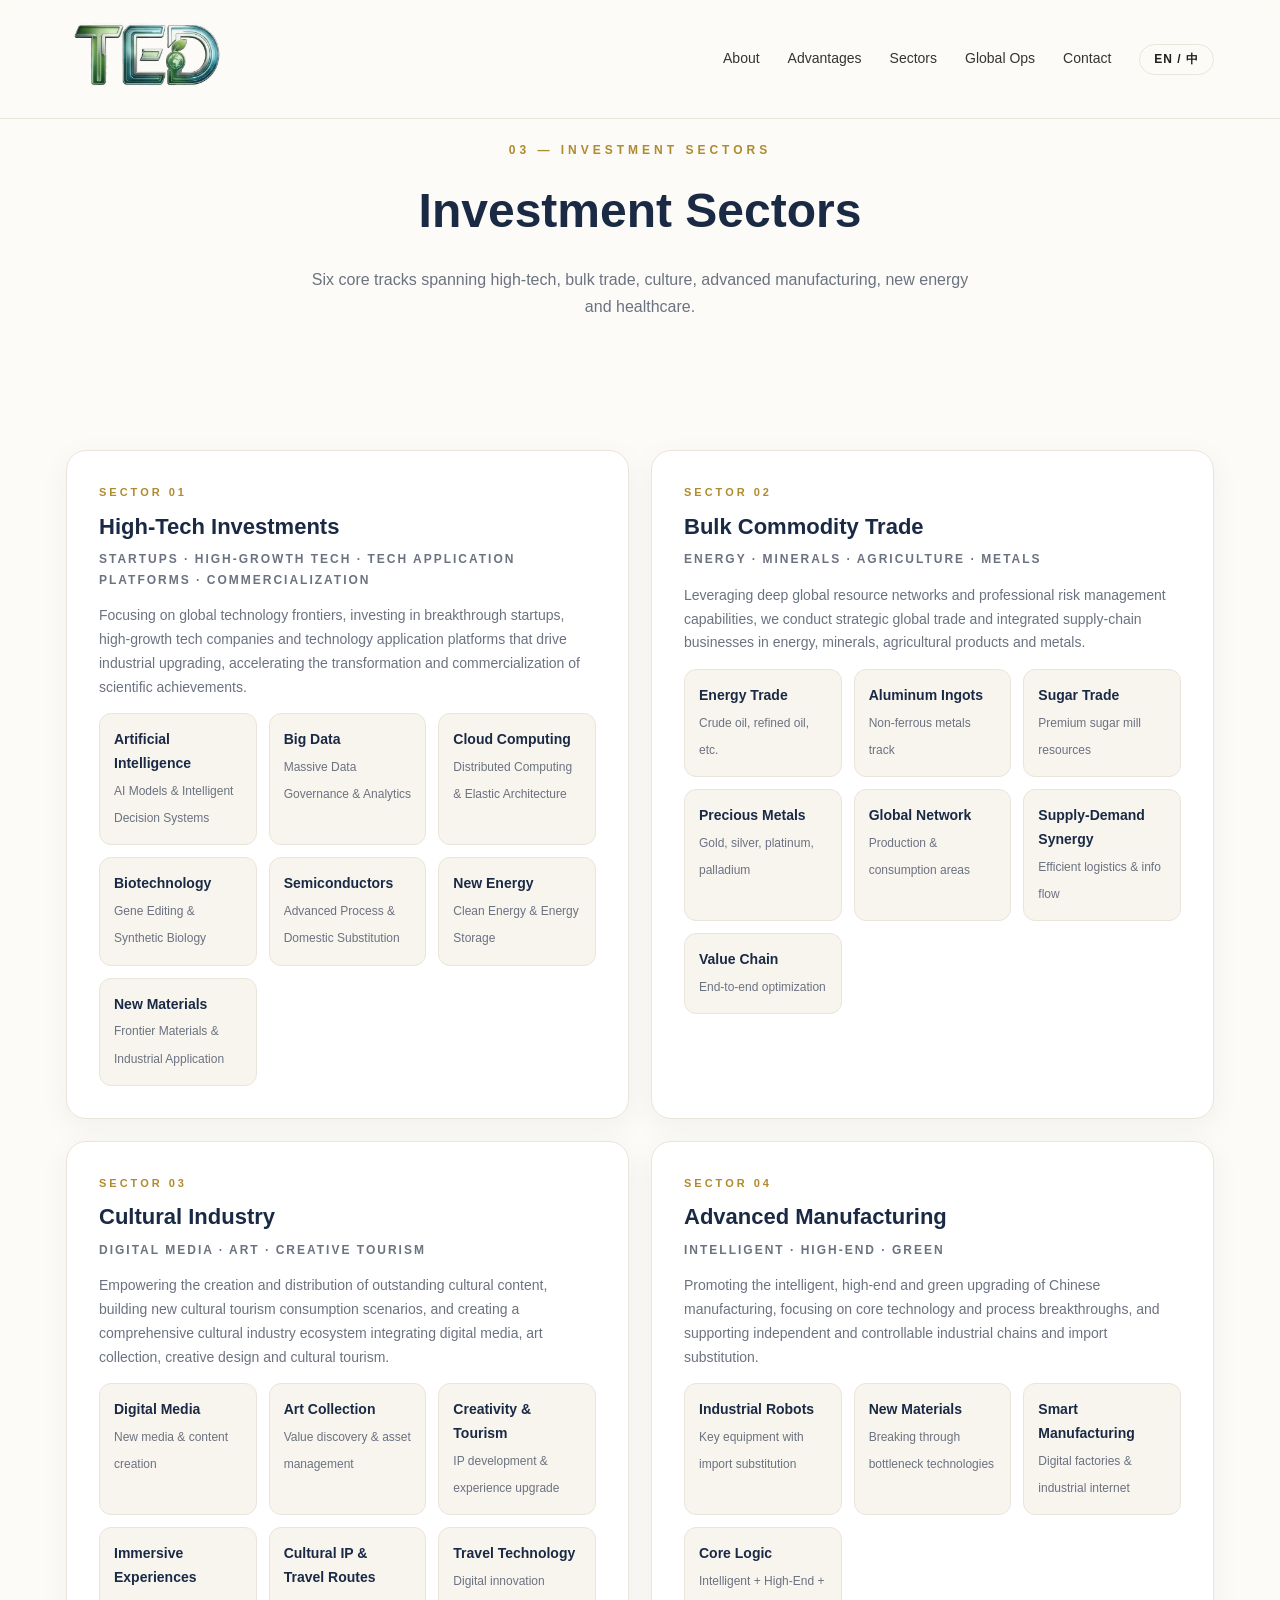
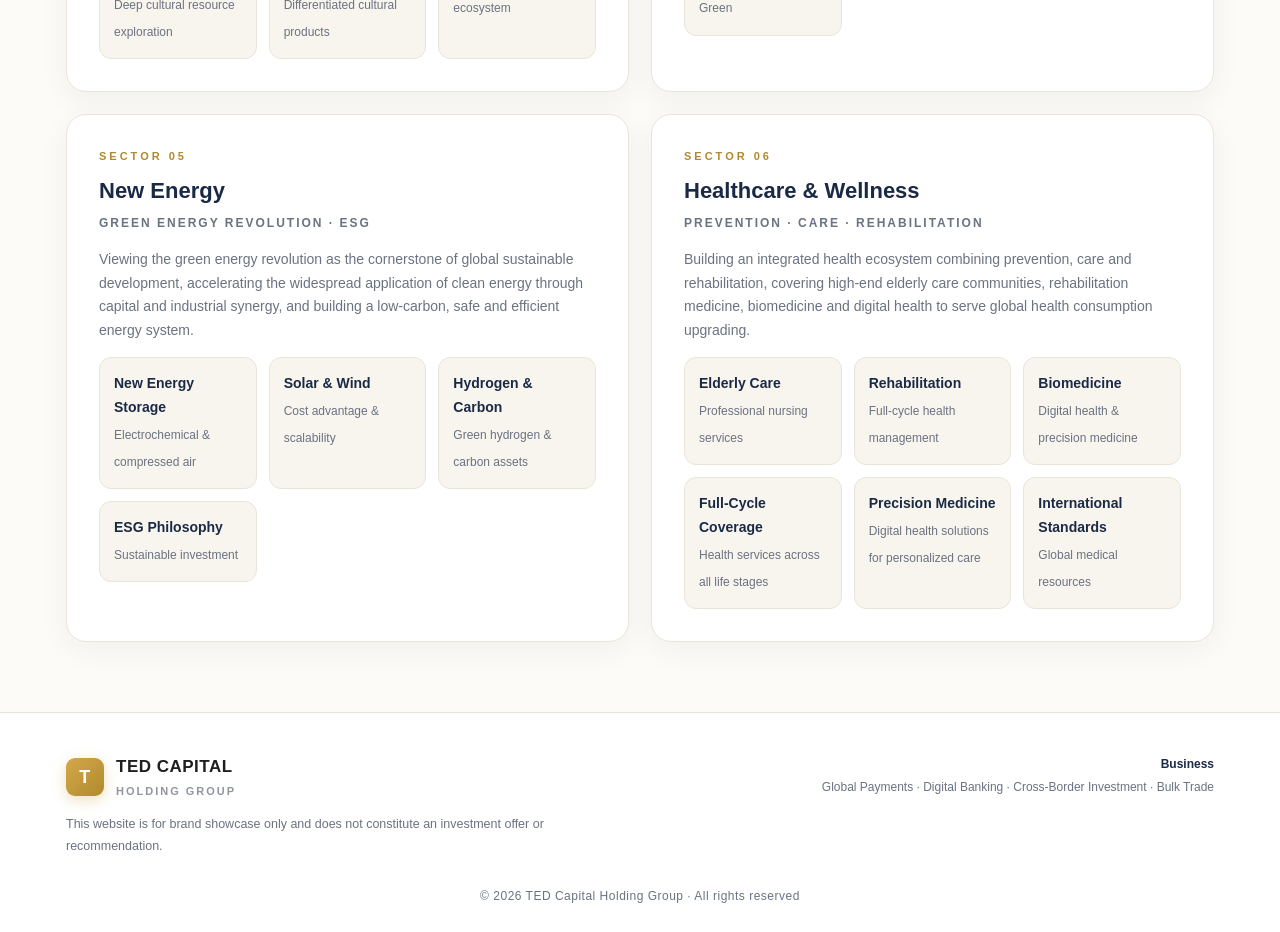
<file: ted-capital/sectors.html>
<!DOCTYPE html>
<html lang="en">
<head>
<meta charset="UTF-8" />
<meta name="viewport" content="width=device-width, initial-scale=1.0" />
<title>Investment Sectors — TED Capital Holding Group</title>
<meta name="description" content="TED Capital investment sectors: high-tech, bulk commodity trade, culture, advanced manufacturing, new energy, healthcare." />
<link rel="stylesheet" href="style.css" />
</head>
<body class="page-light lang-en">

<nav>
  <div class="nav-in">
    <a href="../index.html" class="brand">
      <img src="logo.png" alt="TED CAPITAL HOLDING GROUP" />
    </a>
    <div class="nav-links">
      <a href="about.html"><span data-lang="en">About</span><span data-lang="zh">公司概况</span></a>
      <a href="advantages.html"><span data-lang="en">Advantages</span><span data-lang="zh">核心优势</span></a>
      <a href="sectors.html"><span data-lang="en">Sectors</span><span data-lang="zh">投资板块</span></a>
      <a href="operations.html"><span data-lang="en">Global Ops</span><span data-lang="zh">全球业务</span></a>
      <a href="contact.html"><span data-lang="en">Contact</span><span data-lang="zh">联系我们</span></a>
      <button class="lang-btn" id="langBtn" aria-label="Toggle language">EN / 中</button>
    </div>
    <button class="mobile-menu" id="menuBtn">☰</button>
  </div>
</nav>

<header class="page-header">
  <div class="wrap">
    <div class="eyebrow">03 — INVESTMENT SECTORS</div>
    <h1><span data-lang="en">Investment Sectors</span><span data-lang="zh">核心投资板块</span></h1>
    <p data-lang="en">Six core tracks spanning high-tech, bulk trade, culture, advanced manufacturing, new energy and healthcare.</p>
    <p data-lang="zh">六大核心赛道，覆盖高新科技、大宗贸易、文化产业、高端制造、新能源与医疗大健康。</p>
  </div>
</header>

<section>
  <div class="wrap">
    <div class="grid grid-2">
      <div class="sector">
        <div class="kicker">Sector 01</div>
        <h3 data-lang="en">High-Tech Investments</h3>
        <h3 data-lang="zh">高新科技</h3>
        <div class="en">STARTUPS · HIGH-GROWTH TECH · TECH APPLICATION PLATFORMS · COMMERCIALIZATION</div>
        <p data-lang="en">Focusing on global technology frontiers, investing in breakthrough startups, high-growth tech companies and technology application platforms that drive industrial upgrading, accelerating the transformation and commercialization of scientific achievements.</p>
        <p data-lang="zh">聚焦全球科技前沿，投资具备突破性技术的初创企业、高成长性科技公司及推动产业升级的技术应用平台，加速科技成果转化与商业化落地。</p>
        <div class="sublist">
          <div class="sub"><b data-lang="en">Artificial Intelligence</b><b data-lang="zh">人工智能</b><span data-lang="en">AI Models &amp; Intelligent Decision Systems</span><span data-lang="zh">AI大模型与智能决策</span></div>
          <div class="sub"><b data-lang="en">Big Data</b><b data-lang="zh">大数据</b><span data-lang="en">Massive Data Governance &amp; Analytics</span><span data-lang="zh">海量数据治理与分析</span></div>
          <div class="sub"><b data-lang="en">Cloud Computing</b><b data-lang="zh">云计算</b><span data-lang="en">Distributed Computing &amp; Elastic Architecture</span><span data-lang="zh">分布式与弹性架构</span></div>
          <div class="sub"><b data-lang="en">Biotechnology</b><b data-lang="zh">生物技术</b><span data-lang="en">Gene Editing &amp; Synthetic Biology</span><span data-lang="zh">基因编辑与合成生物</span></div>
          <div class="sub"><b data-lang="en">Semiconductors</b><b data-lang="zh">半导体</b><span data-lang="en">Advanced Process &amp; Domestic Substitution</span><span data-lang="zh">先进制程与国产替代</span></div>
          <div class="sub"><b data-lang="en">New Energy</b><b data-lang="zh">新能源</b><span data-lang="en">Clean Energy &amp; Energy Storage</span><span data-lang="zh">清洁能源与储能</span></div>
          <div class="sub"><b data-lang="en">New Materials</b><b data-lang="zh">新材料</b><span data-lang="en">Frontier Materials &amp; Industrial Application</span><span data-lang="zh">前沿材料与产业应用</span></div>
        </div>
      </div>

      <div class="sector">
        <div class="kicker">Sector 02</div>
        <h3 data-lang="en">Bulk Commodity Trade</h3>
        <h3 data-lang="zh">大宗贸易</h3>
        <div class="en">ENERGY · MINERALS · AGRICULTURE · METALS</div>
        <p data-lang="en">Leveraging deep global resource networks and professional risk management capabilities, we conduct strategic global trade and integrated supply-chain businesses in energy, minerals, agricultural products and metals.</p>
        <p data-lang="zh">依托深厚的全球资源网络与专业风险管理能力，在能源、矿产、农产品及金属等大宗商品领域开展战略性全球贸易与一体化供应链业务。</p>
        <div class="sublist">
          <div class="sub"><b data-lang="en">Energy Trade</b><b data-lang="zh">能源类贸易</b><span data-lang="en">Crude oil, refined oil, etc.</span><span data-lang="zh">原油 / 成品油</span></div>
          <div class="sub"><b data-lang="en">Aluminum Ingots</b><b data-lang="zh">铝锭贸易</b><span data-lang="en">Non-ferrous metals track</span><span data-lang="zh">有色金属产业链</span></div>
          <div class="sub"><b data-lang="en">Sugar Trade</b><b data-lang="zh">白糖贸易</b><span data-lang="en">Premium sugar mill resources</span><span data-lang="zh">全球主要产糖区资源</span></div>
          <div class="sub"><b data-lang="en">Precious Metals</b><b data-lang="zh">贵金属贸易</b><span data-lang="en">Gold, silver, platinum, palladium</span><span data-lang="zh">金/银/铂/钯</span></div>
          <div class="sub"><b data-lang="en">Global Network</b><b data-lang="zh">全球资源网络</b><span data-lang="en">Production &amp; consumption areas</span><span data-lang="zh">产区与消费地</span></div>
          <div class="sub"><b data-lang="en">Supply-Demand Synergy</b><b data-lang="zh">供需协同</b><span data-lang="en">Efficient logistics &amp; info flow</span><span data-lang="zh">高效物流与信息流协同</span></div>
          <div class="sub"><b data-lang="en">Value Chain</b><b data-lang="zh">价值链增值</b><span data-lang="en">End-to-end optimization</span><span data-lang="zh">全链路优化</span></div>
        </div>
      </div>

      <div class="sector">
        <div class="kicker">Sector 03</div>
        <h3 data-lang="en">Cultural Industry</h3>
        <h3 data-lang="zh">文化产业</h3>
        <div class="en">DIGITAL MEDIA · ART · CREATIVE TOURISM</div>
        <p data-lang="en">Empowering the creation and distribution of outstanding cultural content, building new cultural tourism consumption scenarios, and creating a comprehensive cultural industry ecosystem integrating digital media, art collection, creative design and cultural tourism.</p>
        <p data-lang="zh">赋能优秀文化内容的创作与传播，打造文旅消费新场景，构建集数字媒体、艺术品收藏、文创设计与文旅融合的综合性文化产业生态。</p>
        <div class="sublist">
          <div class="sub"><b data-lang="en">Digital Media</b><b data-lang="zh">数字媒体</b><span data-lang="en">New media &amp; content creation</span><span data-lang="zh">新媒体与内容创作</span></div>
          <div class="sub"><b data-lang="en">Art Collection</b><b data-lang="zh">艺术品收藏</b><span data-lang="en">Value discovery &amp; asset management</span><span data-lang="zh">价值发现与资产管理</span></div>
          <div class="sub"><b data-lang="en">Creativity &amp; Tourism</b><b data-lang="zh">文创设计及文旅</b><span data-lang="en">IP development &amp; experience upgrade</span><span data-lang="zh">IP开发与体验升级</span></div>
          <div class="sub"><b data-lang="en">Immersive Experiences</b><b data-lang="zh">沉浸式体验</b><span data-lang="en">Deep cultural resource exploration</span><span data-lang="zh">深度在地文化资源挖掘</span></div>
          <div class="sub"><b data-lang="en">Cultural IP &amp; Travel Routes</b><b data-lang="zh">文化IP与主题线路</b><span data-lang="en">Differentiated cultural products</span><span data-lang="zh">差异化文旅产品</span></div>
          <div class="sub"><b data-lang="en">Travel Technology</b><b data-lang="zh">旅游科技</b><span data-lang="en">Digital innovation ecosystem</span><span data-lang="zh">数字化创新生态</span></div>
        </div>
      </div>

      <div class="sector">
        <div class="kicker">Sector 04</div>
        <h3 data-lang="en">Advanced Manufacturing</h3>
        <h3 data-lang="zh">高端制造</h3>
        <div class="en">INTELLIGENT · HIGH-END · GREEN</div>
        <p data-lang="en">Promoting the intelligent, high-end and green upgrading of Chinese manufacturing, focusing on core technology and process breakthroughs, and supporting independent and controllable industrial chains and import substitution.</p>
        <p data-lang="zh">推动中国制造向智能化、高端化、绿色化升级，聚焦核心技术与工艺突破，支撑产业链自主可控与进口替代。</p>
        <div class="sublist">
          <div class="sub"><b data-lang="en">Industrial Robots</b><b data-lang="zh">工业机器人</b><span data-lang="en">Key equipment with import substitution</span><span data-lang="zh">具备进口替代能力的关键装备</span></div>
          <div class="sub"><b data-lang="en">New Materials</b><b data-lang="zh">新材料</b><span data-lang="en">Breaking through bottleneck technologies</span><span data-lang="zh">突破卡脖子技术</span></div>
          <div class="sub"><b data-lang="en">Smart Manufacturing</b><b data-lang="zh">智能制造系统</b><span data-lang="en">Digital factories &amp; industrial internet</span><span data-lang="zh">数字化工厂 / 工业互联网</span></div>
          <div class="sub"><b data-lang="en">Core Logic</b><b data-lang="zh">核心逻辑</b><span data-lang="en">Intelligent + High-End + Green</span><span data-lang="zh">智能 + 高端 + 绿色</span></div>
        </div>
      </div>

      <div class="sector">
        <div class="kicker">Sector 05</div>
        <h3 data-lang="en">New Energy</h3>
        <h3 data-lang="zh">新能源</h3>
        <div class="en">GREEN ENERGY REVOLUTION · ESG</div>
        <p data-lang="en">Viewing the green energy revolution as the cornerstone of global sustainable development, accelerating the widespread application of clean energy through capital and industrial synergy, and building a low-carbon, safe and efficient energy system.</p>
        <p data-lang="zh">视绿色能源革命为全球可持续发展的基石，通过资本与产业协同加速清洁能源普及应用，构建低碳、安全、高效的能源体系。</p>
        <div class="sublist">
          <div class="sub"><b data-lang="en">New Energy Storage</b><b data-lang="zh">新型储能</b><span data-lang="en">Electrochemical &amp; compressed air</span><span data-lang="zh">电化学 / 压缩空气</span></div>
          <div class="sub"><b data-lang="en">Solar &amp; Wind</b><b data-lang="zh">光伏风电</b><span data-lang="en">Cost advantage &amp; scalability</span><span data-lang="zh">成本优势与规模化</span></div>
          <div class="sub"><b data-lang="en">Hydrogen &amp; Carbon</b><b data-lang="zh">氢能及碳管理</b><span data-lang="en">Green hydrogen &amp; carbon assets</span><span data-lang="zh">绿氢全链条 / 碳资产</span></div>
          <div class="sub"><b data-lang="en">ESG Philosophy</b><b data-lang="zh">ESG 理念</b><span data-lang="en">Sustainable investment</span><span data-lang="zh">可持续投资</span></div>
        </div>
      </div>

      <div class="sector">
        <div class="kicker">Sector 06</div>
        <h3 data-lang="en">Healthcare &amp; Wellness</h3>
        <h3 data-lang="zh">医疗大健康</h3>
        <div class="en">PREVENTION · CARE · REHABILITATION</div>
        <p data-lang="en">Building an integrated health ecosystem combining prevention, care and rehabilitation, covering high-end elderly care communities, rehabilitation medicine, biomedicine and digital health to serve global health consumption upgrading.</p>
        <p data-lang="zh">构建集预防、照护、康复于一体的综合健康生态，布局高端养老社区、康复医疗、生物医药与数字健康，服务全球健康消费升级。</p>
        <div class="sublist">
          <div class="sub"><b data-lang="en">Elderly Care</b><b data-lang="zh">高端养老社区</b><span data-lang="en">Professional nursing services</span><span data-lang="zh">专业护理服务</span></div>
          <div class="sub"><b data-lang="en">Rehabilitation</b><b data-lang="zh">康复医疗</b><span data-lang="en">Full-cycle health management</span><span data-lang="zh">全周期健康管理</span></div>
          <div class="sub"><b data-lang="en">Biomedicine</b><b data-lang="zh">生物医药</b><span data-lang="en">Digital health &amp; precision medicine</span><span data-lang="zh">数字健康 / 精准医疗</span></div>
          <div class="sub"><b data-lang="en">Full-Cycle Coverage</b><b data-lang="zh">全周期</b><span data-lang="en">Health services across all life stages</span><span data-lang="zh">健康服务覆盖全生命阶段</span></div>
          <div class="sub"><b data-lang="en">Precision Medicine</b><b data-lang="zh">精准化</b><span data-lang="en">Digital health solutions for personalized care</span><span data-lang="zh">数字健康方案个性化照护</span></div>
          <div class="sub"><b data-lang="en">International Standards</b><b data-lang="zh">国际化</b><span data-lang="en">Global medical resources</span><span data-lang="zh">全球医疗资源整合</span></div>
        </div>
      </div>
    </div>
  </div>
</section>

<footer>
  <div class="wrap">
    <div class="foot-in">
      <div>
        <div class="brand" style="margin-bottom:12px">
          <div class="logo">T</div>
          <div><b>TED CAPITAL</b><span data-lang="en">HOLDING GROUP</span><span data-lang="zh">控股集团</span></div>
        </div>
        <p class="foot-note" data-lang="en">This website is for brand showcase only and does not constitute an investment offer or recommendation.</p>
        <p class="foot-note" data-lang="zh">本网站为品牌展示用途，不构成任何投资要约或建议。</p>
      </div>
      <div class="foot-meta">
        <div><b data-lang="en">Business</b><b data-lang="zh">业务领域</b><br><span data-lang="en">Global Payments · Digital Banking · Cross-Border Investment · Bulk Trade</span><span data-lang="zh">全球支付 · 数字银行 · 跨境投资 · 大宗贸易</span></div>
      </div>
    </div>
    <div class="copyright">© 2026 TED Capital Holding Group · <span data-lang="en">All rights reserved</span><span data-lang="zh">保留所有权利</span></div>
  </div>
</footer>

<script>
  const btn=document.getElementById('langBtn');
  const body=document.body;
  function toggle(){body.classList.toggle('lang-en');body.classList.toggle('lang-zh');localStorage.setItem('ted-lang',body.classList.contains('lang-en')?'en':'zh');}
  btn.addEventListener('click',toggle);
  const menuBtn=document.getElementById('menuBtn');
  const navLinks=document.querySelector('.nav-links');
  menuBtn.addEventListener('click',function(){navLinks.classList.toggle('open');});
  const saved=localStorage.getItem('ted-lang');
  if(saved==='zh'){body.classList.remove('lang-en');body.classList.add('lang-zh');}
</script>
</body>
</html>
</file>
<file: ted-capital/style.css>
/* TED Capital Holding Group — bright, gold-on-light multi-page site */
:root{
  --gold:#D4A84B;
  --gold-deep:#B08A2E;
  --gold-bright:#F5C542;
  --navy:#1A2A45;
  --ink:#1F1F1F;
  --muted:#6B7280;
  --light:#FDFBF7;
  --card:#FFFFFF;
  --line:#EAE5DA;
  --hero-dark:#0D0D0D;
  --maxw:1200px;
}
*{box-sizing:border-box;margin:0;padding:0}
html{scroll-behavior:smooth}
body{
  font-family:"PingFang SC","Microsoft YaHei","Segoe UI",-apple-system,"Helvetica Neue",Arial,sans-serif;
  color:var(--ink);
  line-height:1.7;
  -webkit-font-smoothing:antialiased;
  overflow-x:hidden;
}
a{color:inherit;text-decoration:none}
img{max-width:100%;display:block}
.wrap{max-width:var(--maxw);margin:0 auto;padding:0 26px}

/* Language toggle */
.lang-en [data-lang="zh"], .lang-zh [data-lang="en"]{display:none}

/* ===== Nav ===== */
nav{position:fixed;top:0;left:0;right:0;z-index:100;transition:.3s}
.nav-in{max-width:var(--maxw);margin:0 auto;padding:16px 26px;display:flex;align-items:center;justify-content:space-between;gap:20px;position:relative}
.brand{display:flex;align-items:center;gap:12px;font-weight:800;letter-spacing:.5px}
.logo{width:38px;height:38px;border-radius:9px;display:grid;place-items:center;
  background:linear-gradient(135deg,var(--gold),var(--gold-deep));color:#fff;font-weight:900;font-size:18px;
  box-shadow:0 4px 14px rgba(212,168,75,.35)}
.brand b{font-size:17px}
.brand span{font-size:11px;letter-spacing:2px;display:block;font-weight:600;opacity:.75}
.brand img{height:86px;width:auto;display:block}
.nav-links{display:flex;align-items:center;gap:28px;font-size:14px}
@media(max-width:720px){.brand img{height:58px}}
.nav-links a{position:relative;transition:.25s;opacity:.9}
.nav-links a:hover{opacity:1;color:var(--gold)}
.nav-links a::after{content:"";position:absolute;left:0;bottom:-6px;height:2px;width:0;background:var(--gold);transition:.25s}
.nav-links a:hover::after{width:100%}
.lang-btn{border:1px solid currentColor;border-radius:999px;padding:6px 14px;font-size:12px;font-weight:700;letter-spacing:1px;background:transparent;cursor:pointer;transition:.2s}
.lang-btn:hover{background:var(--gold);color:#fff;border-color:var(--gold)}

/* Home nav */
.page-home nav{color:#fff;background:rgba(13,13,13,.55);backdrop-filter:blur(12px);border-bottom:1px solid rgba(255,255,255,.08)}
.page-home .brand span{color:rgba(255,255,255,.65)}
.page-home .nav-links a{color:rgba(255,255,255,.85)}
.page-home .nav-links a:hover{color:var(--gold-bright)}
.page-home .lang-btn{color:rgba(255,255,255,.9);border-color:rgba(255,255,255,.35)}
.page-home .lang-btn:hover{background:var(--gold);border-color:var(--gold);color:#fff}

/* Light nav */
.page-light{background:var(--light)}
.page-light nav{color:var(--ink);background:rgba(253,251,247,.9);backdrop-filter:blur(12px);border-bottom:1px solid var(--line)}
.page-light .brand span{color:var(--muted)}
.page-light .nav-links a{color:var(--ink)}
.page-light .nav-links a:hover{color:var(--gold-deep)}
.page-light .lang-btn{color:var(--ink);border-color:var(--line)}

.mobile-menu{display:none;font-size:26px;color:inherit;background:none;border:none;cursor:pointer;line-height:1}
@media(max-width:920px){
  .nav-links{display:none;position:absolute;top:100%;left:0;right:0;flex-direction:column;gap:0;
    background:rgba(13,13,13,.97);border-bottom:1px solid rgba(255,255,255,.1);padding:6px 26px 16px;backdrop-filter:blur(12px)}
  .nav-links.open{display:flex}
  .nav-links a{padding:14px 0;border-bottom:1px solid rgba(255,255,255,.1);width:100%}
  .nav-links .lang-btn{margin-top:14px;align-self:flex-start}
  .mobile-menu{display:block}
  .page-light .nav-links{background:rgba(253,251,247,.98);border-bottom:1px solid var(--line)}
  .page-light .nav-links a{color:var(--ink);border-color:var(--line)}
  .page-light .nav-links .lang-btn{color:var(--ink);border-color:var(--line)}
}

/* ===== Home hero ===== */
.hero{position:relative;min-height:100vh;display:flex;flex-direction:column;justify-content:space-between;
  background:var(--hero-dark);color:#fff}
.hero::before{content:"";position:absolute;inset:0;z-index:0;background:url('tedbg.png') center/cover no-repeat #0D0D0D}
.hero-overlay{position:absolute;inset:0;z-index:1;background:radial-gradient(circle at center,rgba(0,0,0,.42) 0%,rgba(0,0,0,.68) 100%);pointer-events:none}
.hero-content{position:relative;z-index:2;width:100%;max-width:var(--maxw);margin:auto;padding:150px 26px 60px;text-align:center;display:flex;flex-direction:column;align-items:center;justify-content:center}
.hero-title{position:relative;z-index:2}
.hero-title .ht-en{font-size:clamp(38px,7vw,86px);font-weight:900;line-height:1.05;color:var(--gold-bright);letter-spacing:1px;text-shadow:0 4px 28px rgba(0,0,0,.55),0 0 40px rgba(245,197,66,.25)}
.hero-title .ht-zh{font-size:clamp(22px,3.4vw,42px);font-weight:700;margin-top:18px;color:var(--gold);text-shadow:0 3px 18px rgba(0,0,0,.5)}
.hero-cta{margin-top:36px}
.hero-kicker{display:inline-block;font-size:12px;letter-spacing:3px;text-transform:uppercase;border:1px solid rgba(255,255,255,.35);padding:6px 16px;border-radius:999px;margin-bottom:14px;background:rgba(0,0,0,.25);backdrop-filter:blur(4px)}
.hero h1{font-size:clamp(26px,3.6vw,42px);font-weight:800;line-height:1.12;letter-spacing:1px;max-width:720px;margin-top:24px;text-shadow:0 4px 30px rgba(0,0,0,.5)}
.hero-slogan{font-size:clamp(14px,1.7vw,18px);font-weight:400;line-height:1.5;max-width:620px;margin-top:14px;opacity:.9;text-shadow:0 2px 12px rgba(0,0,0,.5)}
.hero-sub{font-size:clamp(13px,1.35vw,15px);font-weight:400;line-height:1.55;max-width:560px;margin:10px 0 24px;opacity:.78;text-shadow:0 2px 10px rgba(0,0,0,.5)}
.btn{display:inline-flex;align-items:center;gap:10px;padding:14px 32px;border-radius:999px;font-weight:700;letter-spacing:.5px;transition:.25s}
.btn-primary{background:linear-gradient(135deg,var(--gold),var(--gold-deep));color:#fff;box-shadow:0 10px 30px rgba(180,138,46,.4)}
.btn-primary:hover{transform:translateY(-3px);box-shadow:0 14px 40px rgba(180,138,46,.55)}
.btn-outline{border:1px solid rgba(255,255,255,.5);color:#fff;background:rgba(0,0,0,.2);backdrop-filter:blur(4px)}
.btn-outline:hover{background:rgba(255,255,255,.12)}
.hero-foot{position:relative;z-index:3;border-top:1px solid rgba(255,255,255,.12);background:rgba(0,0,0,.45);backdrop-filter:blur(6px)}
.hero-foot .wrap{display:flex;justify-content:space-between;align-items:center;padding:18px 26px;font-size:12px;opacity:.8}

/* ===== Page header ===== */
.page-header{padding:140px 0 60px;text-align:center}
.page-header .eyebrow{font-size:12px;letter-spacing:4px;color:var(--gold-deep);font-weight:700;text-transform:uppercase}
.page-header h1{font-size:clamp(32px,4.5vw,48px);font-weight:900;color:var(--navy);margin:10px 0 8px}
.page-header p{max-width:680px;margin:14px auto 0;color:var(--muted);font-size:16px}

/* ===== Sections ===== */
section{padding:70px 0}
.sec-head{text-align:center;margin-bottom:44px}
.sec-head h2{font-size:clamp(26px,3.5vw,38px);font-weight:900;color:var(--navy)}
.sec-head p{max-width:680px;margin:12px auto 0;color:var(--muted);font-size:15px}

/* Cards */
.grid{display:grid;gap:22px}
.grid-3{grid-template-columns:repeat(3,1fr)}
.grid-2{grid-template-columns:repeat(2,1fr)}
@media(max-width:900px){.grid-3,.grid-2{grid-template-columns:1fr}}
.card{background:var(--card);border:1px solid var(--line);border-radius:18px;padding:30px;box-shadow:0 8px 30px rgba(26,42,69,.05);transition:.25s}
.card:hover{transform:translateY(-5px);box-shadow:0 16px 46px rgba(26,42,69,.1);border-color:#E0D5C0}
.card .ic{width:50px;height:50px;border-radius:13px;display:grid;place-items:center;font-size:22px;
  background:linear-gradient(135deg,rgba(212,168,75,.15),rgba(176,138,46,.1));border:1px solid var(--line);margin-bottom:16px}
.card h3{font-size:18px;color:var(--navy);margin-bottom:4px}
.card .en{font-size:12px;color:var(--gold-deep);letter-spacing:1px;font-weight:600;margin-bottom:10px}
.card p{color:var(--muted);font-size:14px}

/* Stats */
.stats{display:grid;grid-template-columns:repeat(3,1fr);gap:20px;margin-top:36px}
@media(max-width:720px){
  .hero-content{padding:120px 20px 36px}
  .hero h1{font-size:26px}
  .hero-slogan{font-size:14px}
  .hero-sub{font-size:13px;margin-bottom:18px}
  .hero-kicker{font-size:11px;padding:5px 14px}
  .hero-foot .wrap{flex-wrap:wrap;gap:4px;justify-content:center;text-align:center}
  /* Mobile: cover the full hero with the gold-coin background */
  .hero::before{background-size:cover;background-position:center}
  .hero-overlay{background:radial-gradient(circle at center,rgba(0,0,0,.40) 0%,rgba(0,0,0,.70) 100%)}
  .stats{grid-template-columns:1fr}
}
@media(max-width:480px){
  .hero::before{background-position:center}
  .hero-content{padding:104px 16px 40px}
  .hero h1{font-size:23px}
  .hero-slogan{font-size:13px}
}
.stat{background:var(--card);border:1px solid var(--line);border-radius:16px;padding:32px 20px;text-align:center;box-shadow:0 8px 30px rgba(26,42,69,.05)}
.stat .num{font-size:clamp(34px,4.5vw,50px);font-weight:900;color:var(--gold-deep)}
.stat .lbl{font-weight:700;color:var(--navy);margin-top:4px}
.stat .en{font-size:12px;color:var(--muted)}

/* Pillars / sublist */
.pillars{display:grid;grid-template-columns:repeat(2,1fr);gap:14px;margin-top:20px}
.pillar{background:var(--card);border:1px solid var(--line);border-radius:12px;padding:16px}
.pillar b{display:block;color:var(--navy);font-size:15px}
.pillar span{color:var(--muted);font-size:12px}

/* Sector detail */
.sector{background:var(--card);border:1px solid var(--line);border-radius:20px;padding:32px;box-shadow:0 8px 30px rgba(26,42,69,.05)}
.sector .kicker{font-size:11px;letter-spacing:3px;color:var(--gold-deep);font-weight:700;text-transform:uppercase}
.sector h3{font-size:22px;color:var(--navy);margin:6px 0 4px}
.sector .en{font-size:12px;color:var(--muted);letter-spacing:2px;font-weight:600}
.sector p{color:var(--muted);font-size:14px;margin:14px 0}
.sublist{display:grid;grid-template-columns:repeat(auto-fit,minmax(150px,1fr));gap:12px}
.sub{background:#F8F5EF;border:1px solid var(--line);border-radius:12px;padding:14px}
.sub b{display:block;color:var(--navy);font-size:14px}
.sub span{color:var(--muted);font-size:12px}

/* Operations list */
.op{display:grid;grid-template-columns:repeat(3,1fr);gap:22px}
@media(max-width:900px){.op{grid-template-columns:1fr}}
.op-card{background:var(--card);border:1px solid var(--line);border-radius:18px;padding:30px;box-shadow:0 8px 30px rgba(26,42,69,.05)}
.op-card .n{font-size:11px;letter-spacing:2px;color:var(--gold-deep);font-weight:700;text-transform:uppercase}
.op-card h3{font-size:19px;color:var(--navy);margin:8px 0 16px}
.op-card ul{list-style:none;display:flex;flex-direction:column;gap:12px}
.op-card li{color:var(--muted);font-size:14px;padding-left:22px;position:relative}
.op-card li::before{content:"";position:absolute;left:0;top:9px;width:8px;height:8px;border-radius:50%;background:var(--gold)}

/* Contact */
.contact-box{max-width:780px;margin:0 auto;background:var(--card);border:1px solid var(--line);border-radius:20px;padding:50px;text-align:center;box-shadow:0 8px 30px rgba(26,42,69,.05)}
.contact-box h2{font-size:32px;color:var(--navy);margin-bottom:14px}
.contact-box p{color:var(--muted);margin-bottom:28px}
.contact-items{display:flex;justify-content:center;gap:40px;flex-wrap:wrap;margin-top:30px}
.contact-item{text-align:center}
.contact-item .big{font-size:28px;font-weight:900;color:var(--gold-deep);display:block}
.contact-item .small{font-size:13px;color:var(--muted)}

/* Footer */
footer{border-top:1px solid var(--line);background:#fff;padding:40px 0 26px}
.foot-in{display:flex;justify-content:space-between;align-items:flex-start;gap:24px;flex-wrap:wrap}
.foot-note{color:var(--muted);font-size:12.5px;max-width:520px;line-height:1.8}
.foot-meta{color:var(--muted);font-size:12px;text-align:right;line-height:1.9}
.foot-meta b{color:var(--navy)}
.copyright{text-align:center;color:var(--muted);font-size:12px;margin-top:28px;letter-spacing:.5px}
</file>
